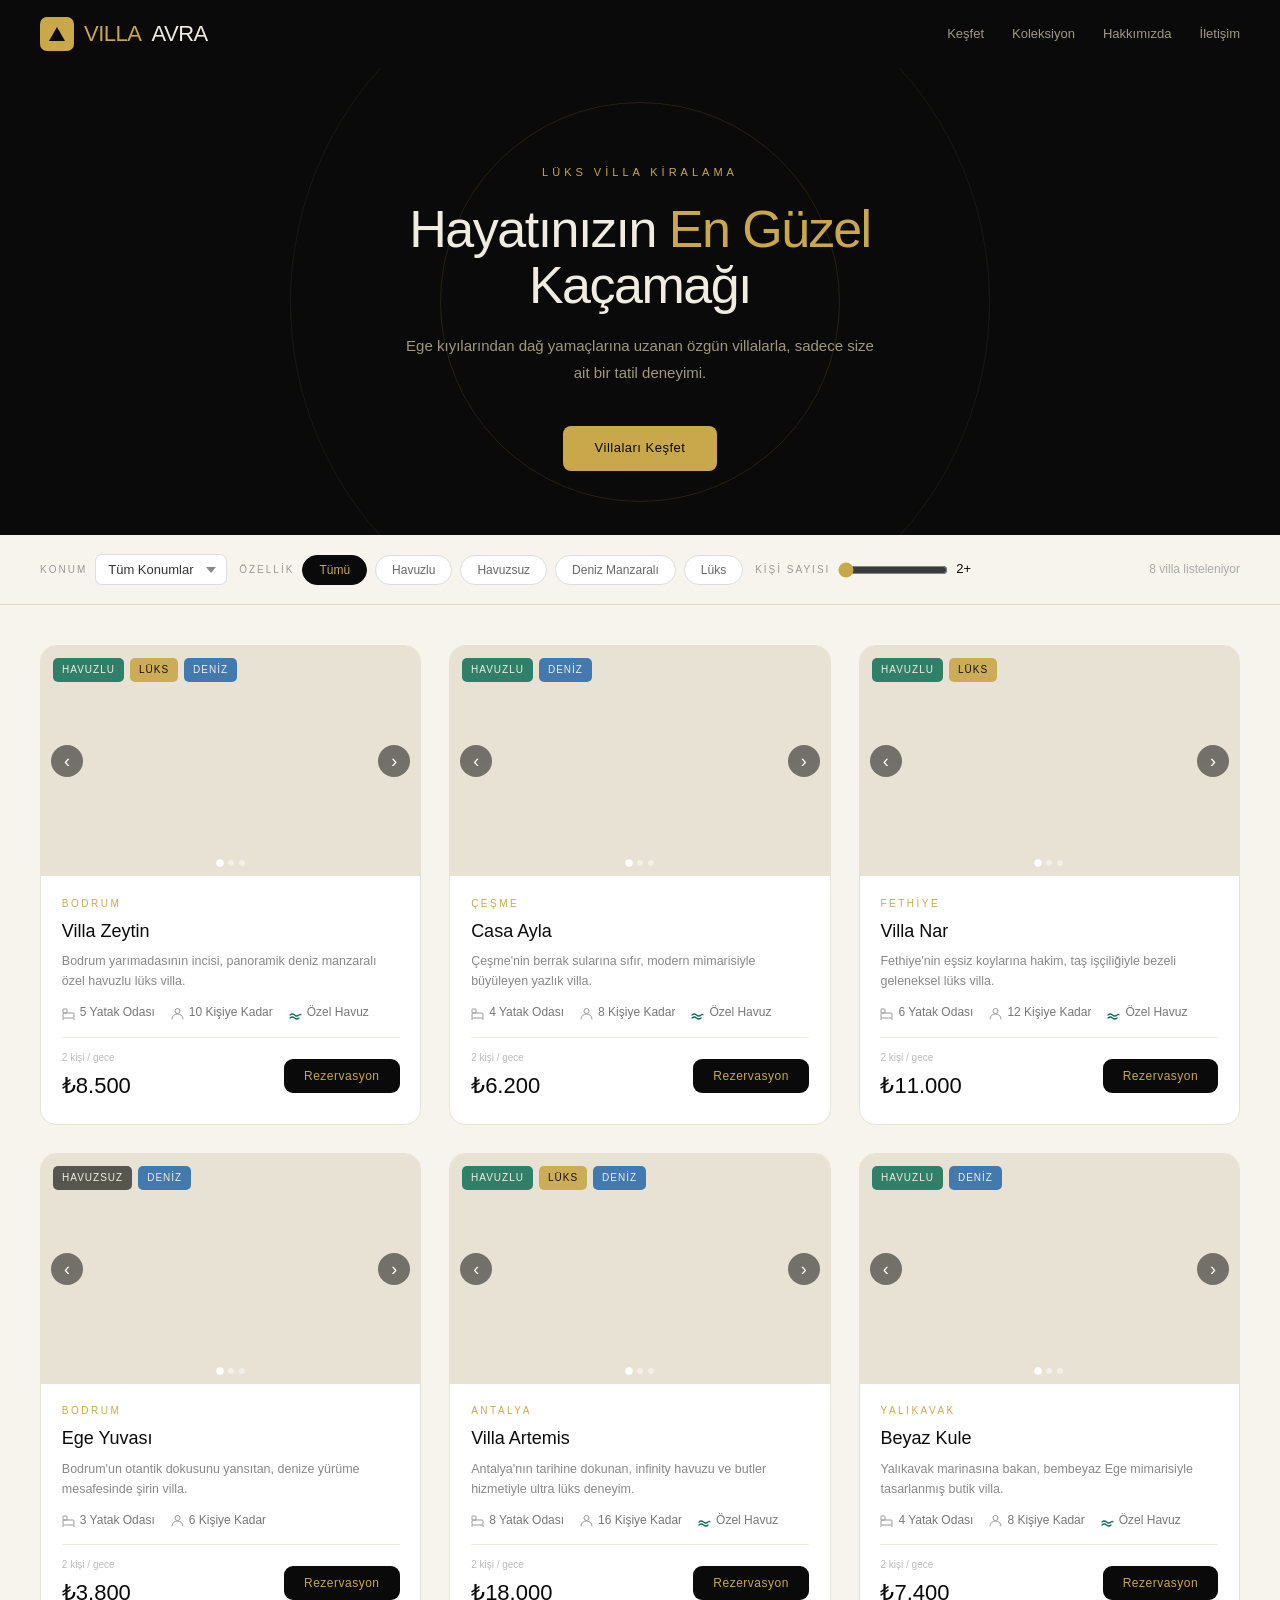
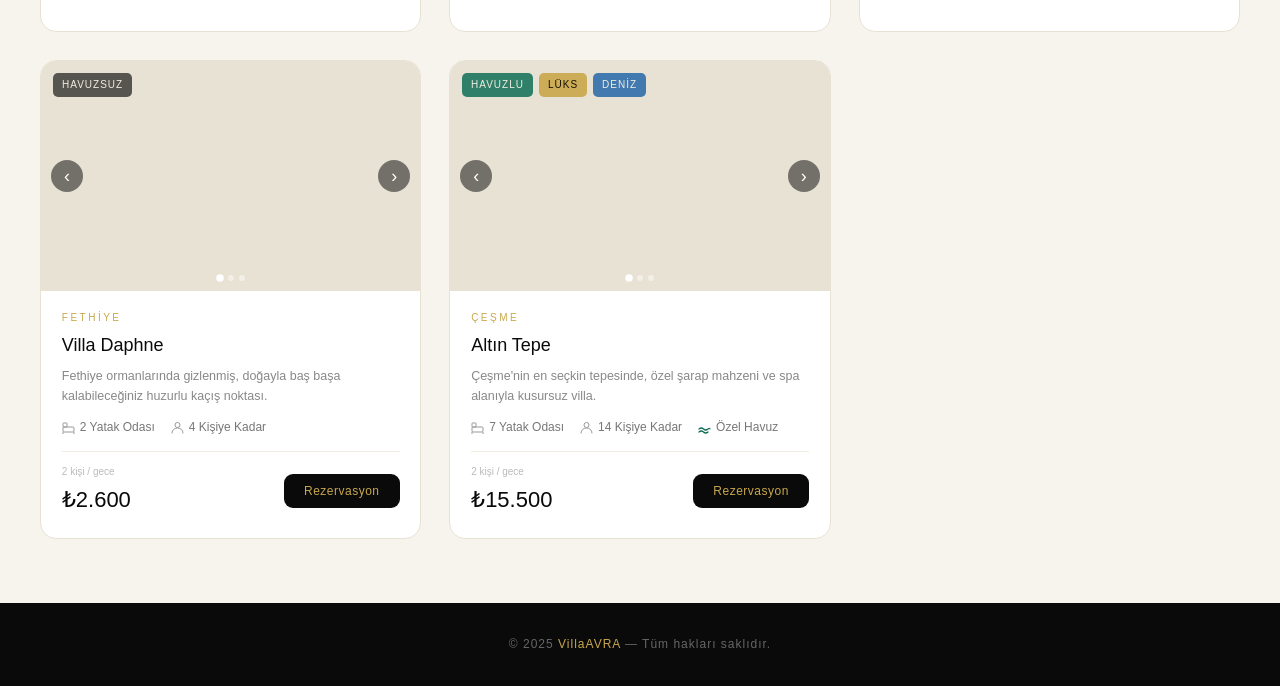
<file: villaavra.html>
<!DOCTYPE html>
<html lang="tr">
<head>
  <meta charset="UTF-8" />
  <meta name="viewport" content="width=device-width, initial-scale=1.0" />
  <title>VillaAVRA — Lüks Villa Kiralama</title>
  <link rel="icon" href="data:image/svg+xml,<svg xmlns='http://www.w3.org/2000/svg' viewBox='0 0 32 32'><rect width='32' height='32' rx='6' fill='%23c9a84c'/><polygon points='16,6 28,26 4,26' fill='%230a0a0a'/></svg>" />
  <style>
    /* ===== RESET & BASE ===== */
    *, *::before, *::after { box-sizing: border-box; margin: 0; padding: 0; }
    html { scroll-behavior: smooth; }
    body {
      font-family: -apple-system, BlinkMacSystemFont, 'Segoe UI', Roboto, sans-serif;
      background: #f7f4ee;
      color: #0a0a0a;
      line-height: 1.6;
    }

    /* ===== HEADER ===== */
    .site-header {
      background: #0a0a0a;
      color: #f0ece0;
      padding: 0 2.5rem;
      display: flex;
      align-items: center;
      justify-content: space-between;
      height: 68px;
      position: sticky;
      top: 0;
      z-index: 200;
    }
    .logo {
      display: flex;
      align-items: center;
      gap: 10px;
      font-size: 22px;
      font-weight: 500;
      letter-spacing: -0.5px;
      text-decoration: none;
      color: #f0ece0;
    }
    .logo-icon {
      width: 34px; height: 34px;
      background: #c9a84c;
      border-radius: 7px;
      display: flex; align-items: center; justify-content: center;
    }
    .logo-icon svg { display: block; }
    .logo span { color: #c9a84c; }
    .nav-links {
      display: flex; gap: 28px;
      font-size: 13px; color: #a09880;
      list-style: none;
    }
    .nav-links li { cursor: pointer; transition: color 0.2s; }
    .nav-links li:hover { color: #f0ece0; }

    /* ===== HERO ===== */
    .hero {
      background: #0a0a0a;
      padding: 6rem 2rem 4rem;
      text-align: center;
      color: #f0ece0;
      position: relative;
      overflow: hidden;
    }
    .hero-ring {
      position: absolute;
      border-radius: 50%;
      border: 1px solid rgba(201,168,76,0.09);
      left: 50%; top: 50%; transform: translate(-50%, -50%);
      pointer-events: none;
    }
    .hero-tagline {
      font-size: 11px;
      letter-spacing: 4px;
      color: #c9a84c;
      text-transform: uppercase;
      margin-bottom: 1.2rem;
      position: relative;
    }
    .hero-title {
      font-size: 52px;
      font-weight: 500;
      line-height: 1.08;
      margin-bottom: 1.2rem;
      letter-spacing: -1.5px;
      position: relative;
    }
    .hero-title em { color: #c9a84c; font-style: normal; }
    .hero-sub {
      font-size: 15px;
      color: #a09880;
      max-width: 480px;
      margin: 0 auto 2.5rem;
      line-height: 1.8;
      position: relative;
    }
    .hero-cta {
      display: inline-block;
      background: #c9a84c;
      color: #0a0a0a;
      padding: 12px 32px;
      border-radius: 8px;
      font-size: 13px;
      font-weight: 500;
      letter-spacing: 0.5px;
      text-decoration: none;
      transition: background 0.2s;
      position: relative;
    }
    .hero-cta:hover { background: #e0be6a; }

    /* ===== FILTERS ===== */
    .filters {
      background: #f7f4ee;
      border-bottom: 1px solid #e0d9cc;
      padding: 1.2rem 2.5rem;
      display: flex;
      flex-wrap: wrap;
      gap: 12px;
      align-items: center;
      position: sticky;
      top: 68px;
      z-index: 100;
    }
    .filter-group { display: flex; align-items: center; gap: 8px; }
    .filter-label {
      font-size: 10px;
      letter-spacing: 2px;
      text-transform: uppercase;
      color: #999;
      white-space: nowrap;
    }
    .filter-select {
      background: white;
      border: 1px solid #ddd;
      border-radius: 7px;
      padding: 7px 32px 7px 12px;
      font-size: 13px;
      color: #333;
      cursor: pointer;
      appearance: none;
      -webkit-appearance: none;
      background-image: url("data:image/svg+xml,%3Csvg xmlns='http://www.w3.org/2000/svg' width='10' height='6'%3E%3Cpath d='M0 0l5 6 5-6z' fill='%23888'/%3E%3C/svg%3E");
      background-repeat: no-repeat;
      background-position: right 10px center;
      font-family: inherit;
      transition: border-color 0.15s;
    }
    .filter-select:hover { border-color: #aaa; }
    .filter-select:focus { outline: none; border-color: #c9a84c; }

    .filter-tag {
      padding: 7px 16px;
      border-radius: 20px;
      font-size: 12px;
      cursor: pointer;
      border: 1px solid #ddd;
      background: white;
      color: #666;
      transition: all 0.15s;
      white-space: nowrap;
      font-family: inherit;
    }
    .filter-tag.active { background: #0a0a0a; color: #c9a84c; border-color: #0a0a0a; }
    .filter-tag:hover:not(.active) { border-color: #999; color: #333; }

    .person-wrap { display: flex; align-items: center; gap: 8px; }
    .person-wrap input[type=range] {
      width: 110px;
      accent-color: #c9a84c;
      cursor: pointer;
    }
    .person-val { font-size: 13px; font-weight: 500; min-width: 28px; color: #0a0a0a; }

    .result-count {
      margin-left: auto;
      font-size: 12px;
      color: #aaa;
      white-space: nowrap;
    }

    /* ===== VILLA GRID ===== */
    .villa-grid {
      display: grid;
      grid-template-columns: repeat(auto-fill, minmax(320px, 1fr));
      gap: 28px;
      padding: 2.5rem 2.5rem 4rem;
      max-width: 1300px;
      margin: 0 auto;
    }

    /* ===== VILLA CARD ===== */
    .villa-card {
      background: white;
      border-radius: 16px;
      border: 1px solid #e8e2d4;
      overflow: hidden;
      transition: transform 0.22s, box-shadow 0.22s;
      cursor: pointer;
    }
    .villa-card:hover {
      transform: translateY(-5px);
      box-shadow: 0 16px 40px rgba(0,0,0,0.1);
    }

    /* Photo slider */
    .photo-slider {
      position: relative;
      height: 230px;
      overflow: hidden;
      background: #e8e2d4;
    }
    .photos-track {
      display: flex;
      height: 100%;
      transition: transform 0.38s cubic-bezier(0.4,0,0.2,1);
    }
    .photo-slide {
      min-width: 100%;
      height: 100%;
      background-size: cover;
      background-position: center;
    }
    .photo-nav {
      position: absolute;
      top: 50%; transform: translateY(-50%);
      background: rgba(0,0,0,0.5);
      color: white;
      border: none;
      border-radius: 50%;
      width: 32px; height: 32px;
      cursor: pointer;
      font-size: 18px;
      display: flex; align-items: center; justify-content: center;
      transition: background 0.15s;
      z-index: 5;
      line-height: 1;
    }
    .photo-nav:hover { background: rgba(0,0,0,0.85); }
    .photo-nav.prev { left: 10px; }
    .photo-nav.next { right: 10px; }

    .photo-dots {
      position: absolute;
      bottom: 10px; left: 50%; transform: translateX(-50%);
      display: flex; gap: 5px;
    }
    .photo-dot {
      width: 6px; height: 6px;
      border-radius: 50%;
      background: rgba(255,255,255,0.45);
      transition: background 0.2s, transform 0.2s;
    }
    .photo-dot.active {
      background: white;
      transform: scale(1.25);
    }

    .badge-strip {
      position: absolute;
      top: 12px; left: 12px;
      display: flex; gap: 6px;
      flex-wrap: wrap;
    }
    .badge {
      background: rgba(10,10,10,0.65);
      color: #f0ece0;
      font-size: 10px;
      letter-spacing: 1px;
      padding: 4px 9px;
      border-radius: 5px;
      text-transform: uppercase;
      backdrop-filter: blur(4px);
    }
    .badge.pool { background: rgba(15,110,86,0.85); }
    .badge.luxury { background: rgba(201,168,76,0.92); color: #1a1000; }
    .badge.seaview { background: rgba(24,95,165,0.8); }

    /* Villa info */
    .villa-info { padding: 1.2rem 1.3rem 1.3rem; }
    .villa-location {
      font-size: 10px;
      letter-spacing: 2.5px;
      text-transform: uppercase;
      color: #c9a84c;
      margin-bottom: 5px;
    }
    .villa-name {
      font-size: 18px;
      font-weight: 500;
      color: #0a0a0a;
      margin-bottom: 6px;
    }
    .villa-desc {
      font-size: 12.5px;
      color: #888;
      line-height: 1.6;
      margin-bottom: 12px;
    }
    .villa-features {
      display: flex;
      gap: 16px;
      margin-bottom: 14px;
      flex-wrap: wrap;
    }
    .feature {
      font-size: 12px;
      color: #777;
      display: flex;
      align-items: center;
      gap: 5px;
    }
    .feature svg { flex-shrink: 0; }

    .villa-footer {
      display: flex;
      align-items: center;
      justify-content: space-between;
      border-top: 1px solid #f0ece0;
      padding-top: 12px;
    }
    .price-label { font-size: 10px; color: #bbb; margin-bottom: 2px; }
    .price { font-size: 22px; font-weight: 500; color: #0a0a0a; }
    .price-per { font-size: 11px; color: #aaa; }

    .btn-reserve {
      background: #0a0a0a;
      color: #c9a84c;
      border: none;
      border-radius: 9px;
      padding: 10px 20px;
      font-size: 12px;
      font-weight: 500;
      cursor: pointer;
      letter-spacing: 0.5px;
      transition: background 0.15s, transform 0.1s;
      font-family: inherit;
    }
    .btn-reserve:hover { background: #2a2a2a; }
    .btn-reserve:active { transform: scale(0.97); }

    /* No results */
    .no-results {
      text-align: center;
      padding: 4rem 2rem;
      color: #aaa;
      font-size: 15px;
      grid-column: 1 / -1;
    }
    .no-results p { margin-top: 8px; font-size: 13px; color: #ccc; }

    /* ===== FOOTER ===== */
    footer {
      background: #0a0a0a;
      color: #666;
      text-align: center;
      padding: 2rem;
      font-size: 12px;
      letter-spacing: 1px;
    }
    footer span { color: #c9a84c; }

    /* ===== RESPONSIVE ===== */
    @media (max-width: 680px) {
      .hero-title { font-size: 34px; }
      .filters { top: 0; position: relative; }
      .nav-links { display: none; }
      .villa-grid { padding: 1.5rem 1rem 3rem; gap: 18px; }
      .result-count { display: none; }
    }
  </style>
</head>
<body>

  <!-- ===== HEADER ===== -->
  <header class="site-header">
    <a href="#" class="logo">
      <div class="logo-icon">
        <svg width="18" height="16" viewBox="0 0 18 16" fill="none" xmlns="http://www.w3.org/2000/svg">
          <polygon points="9,1 17,15 1,15" fill="#0a0a0a"/>
        </svg>
      </div>
      <span>VILLA</span>AVRA
    </a>
    <ul class="nav-links">
      <li>Keşfet</li>
      <li>Koleksiyon</li>
      <li>Hakkımızda</li>
      <li>İletişim</li>
    </ul>
  </header>

  <!-- ===== HERO ===== -->
  <section class="hero">
    <div class="hero-ring" style="width:700px;height:700px;"></div>
    <div class="hero-ring" style="width:400px;height:400px;border-color:rgba(201,168,76,0.14);"></div>
    <p class="hero-tagline">Lüks Villa Kiralama</p>
    <h1 class="hero-title">Hayatınızın <em>En Güzel</em><br>Kaçamağı</h1>
    <p class="hero-sub">Ege kıyılarından dağ yamaçlarına uzanan özgün villalarla, sadece size ait bir tatil deneyimi.</p>
    <a href="#villalar" class="hero-cta">Villaları Keşfet</a>
  </section>

  <!-- ===== FILTERS ===== -->
  <div class="filters" id="filters">
    <div class="filter-group">
      <span class="filter-label">Konum</span>
      <select class="filter-select" id="location-filter">
        <option value="all">Tüm Konumlar</option>
        <option value="bodrum">Bodrum</option>
        <option value="cesme">Çeşme</option>
        <option value="fethiye">Fethiye</option>
        <option value="antalya">Antalya</option>
        <option value="yalikavak">Yalıkavak</option>
      </select>
    </div>

    <div class="filter-group">
      <span class="filter-label">Özellik</span>
      <button class="filter-tag active" data-tag="all">Tümü</button>
      <button class="filter-tag" data-tag="pool">Havuzlu</button>
      <button class="filter-tag" data-tag="nopool">Havuzsuz</button>
      <button class="filter-tag" data-tag="seaview">Deniz Manzaralı</button>
      <button class="filter-tag" data-tag="luxury">Lüks</button>
    </div>

    <div class="filter-group">
      <span class="filter-label">Kişi Sayısı</span>
      <div class="person-wrap">
        <input type="range" id="person-count" min="2" max="16" value="2" step="1">
        <span class="person-val" id="person-count-out">2+</span>
      </div>
    </div>

    <span class="result-count" id="result-count"></span>
  </div>

  <!-- ===== VILLA GRID ===== -->
  <main id="villalar">
    <div class="villa-grid" id="villa-grid"></div>
  </main>

  <!-- ===== FOOTER ===== -->
  <footer>
    &copy; 2025 <span>VillaAVRA</span> &mdash; Tüm hakları saklıdır.
  </footer>

  <!-- ===== JAVASCRIPT ===== -->
  <script>
    /* ---------- DATA ---------- */
    const villas = [
      {
        id: 1,
        name: "Villa Zeytin",
        location: "Bodrum",
        locationKey: "bodrum",
        tags: ["pool", "seaview", "luxury"],
        guests: 10,
        bedrooms: 5,
        basePrice: 8500,
        desc: "Bodrum yarımadasının incisi, panoramik deniz manzaralı özel havuzlu lüks villa.",
        photos: [
          "https://images.unsplash.com/photo-1613977257363-707ba9348227?w=700&q=80",
          "https://images.unsplash.com/photo-1582268611958-ebfd161ef9cf?w=700&q=80",
          "https://images.unsplash.com/photo-1571896349842-33c89424de2d?w=700&q=80"
        ]
      },
      {
        id: 2,
        name: "Casa Ayla",
        location: "Çeşme",
        locationKey: "cesme",
        tags: ["pool", "seaview"],
        guests: 8,
        bedrooms: 4,
        basePrice: 6200,
        desc: "Çeşme'nin berrak sularına sıfır, modern mimarisiyle büyüleyen yazlık villa.",
        photos: [
          "https://images.unsplash.com/photo-1600596542815-ffad4c1539a9?w=700&q=80",
          "https://images.unsplash.com/photo-1568605114967-8130f3a36994?w=700&q=80",
          "https://images.unsplash.com/photo-1560448204-e02f11c3d0e2?w=700&q=80"
        ]
      },
      {
        id: 3,
        name: "Villa Nar",
        location: "Fethiye",
        locationKey: "fethiye",
        tags: ["pool", "luxury"],
        guests: 12,
        bedrooms: 6,
        basePrice: 11000,
        desc: "Fethiye'nin eşsiz koylarına hakim, taş işçiliğiyle bezeli geleneksel lüks villa.",
        photos: [
          "https://images.unsplash.com/photo-1512917774080-9991f1c4c750?w=700&q=80",
          "https://images.unsplash.com/photo-1564013799919-ab600027ffc6?w=700&q=80",
          "https://images.unsplash.com/photo-1600047509807-ba8f99d2cdde?w=700&q=80"
        ]
      },
      {
        id: 4,
        name: "Ege Yuvası",
        location: "Bodrum",
        locationKey: "bodrum",
        tags: ["nopool", "seaview"],
        guests: 6,
        bedrooms: 3,
        basePrice: 3800,
        desc: "Bodrum'un otantik dokusunu yansıtan, denize yürüme mesafesinde şirin villa.",
        photos: [
          "https://images.unsplash.com/photo-1600585154340-be6161a56a0c?w=700&q=80",
          "https://images.unsplash.com/photo-1493809842364-78817add7ffb?w=700&q=80",
          "https://images.unsplash.com/photo-1605276374104-dee2a0ed3cd6?w=700&q=80"
        ]
      },
      {
        id: 5,
        name: "Villa Artemis",
        location: "Antalya",
        locationKey: "antalya",
        tags: ["pool", "luxury", "seaview"],
        guests: 16,
        bedrooms: 8,
        basePrice: 18000,
        desc: "Antalya'nın tarihine dokunan, infinity havuzu ve butler hizmetiyle ultra lüks deneyim.",
        photos: [
          "https://images.unsplash.com/photo-1570129477492-45c003edd2be?w=700&q=80",
          "https://images.unsplash.com/photo-1601918774516-1f30b5e1df30?w=700&q=80",
          "https://images.unsplash.com/photo-1574362848149-11496d93a7c7?w=700&q=80"
        ]
      },
      {
        id: 6,
        name: "Beyaz Kule",
        location: "Yalıkavak",
        locationKey: "yalikavak",
        tags: ["pool", "seaview"],
        guests: 8,
        bedrooms: 4,
        basePrice: 7400,
        desc: "Yalıkavak marinasına bakan, bembeyaz Ege mimarisiyle tasarlanmış butik villa.",
        photos: [
          "https://images.unsplash.com/photo-1580587771525-78b9dba3b914?w=700&q=80",
          "https://images.unsplash.com/photo-1597211833712-5e41faa202ea?w=700&q=80",
          "https://images.unsplash.com/photo-1613545325278-f24b0cae1224?w=700&q=80"
        ]
      },
      {
        id: 7,
        name: "Villa Daphne",
        location: "Fethiye",
        locationKey: "fethiye",
        tags: ["nopool"],
        guests: 4,
        bedrooms: 2,
        basePrice: 2600,
        desc: "Fethiye ormanlarında gizlenmiş, doğayla baş başa kalabileceğiniz huzurlu kaçış noktası.",
        photos: [
          "https://images.unsplash.com/photo-1518780664697-55e3ad937233?w=700&q=80",
          "https://images.unsplash.com/photo-1484154218962-a197022b5858?w=700&q=80",
          "https://images.unsplash.com/photo-1448630360428-65456885c650?w=700&q=80"
        ]
      },
      {
        id: 8,
        name: "Altın Tepe",
        location: "Çeşme",
        locationKey: "cesme",
        tags: ["pool", "luxury", "seaview"],
        guests: 14,
        bedrooms: 7,
        basePrice: 15500,
        desc: "Çeşme'nin en seçkin tepesinde, özel şarap mahzeni ve spa alanıyla kusursuz villa.",
        photos: [
          "https://images.unsplash.com/photo-1523217582562-09d0def993a6?w=700&q=80",
          "https://images.unsplash.com/photo-1600210491892-03d54079d082?w=700&q=80",
          "https://images.unsplash.com/photo-1543489816-cd8e7dfe5e90?w=700&q=80"
        ]
      }
    ];

    /* ---------- STATE ---------- */
    const sliderState = {};
    let activeTag = 'all';
    let activeLocation = 'all';

    /* ---------- HELPERS ---------- */
    function calcPrice(villa, persons) {
      let p = villa.basePrice;
      const midPoint = Math.floor(villa.guests * 0.5);
      if (persons > midPoint) {
        p = Math.round(p * (1 + 0.03 * (persons - midPoint)));
      }
      return p;
    }

    function iconBed() {
      return `<svg width="13" height="13" viewBox="0 0 13 13" fill="none" xmlns="http://www.w3.org/2000/svg">
        <rect x="1" y="6" width="11" height="5" rx="1" stroke="#999" stroke-width="1"/>
        <rect x="1" y="2" width="4" height="4" rx="0.5" stroke="#999" stroke-width="1"/>
        <line x1="1" y1="11" x2="1" y2="13" stroke="#999" stroke-width="1"/>
        <line x1="12" y1="11" x2="12" y2="13" stroke="#999" stroke-width="1"/>
      </svg>`;
    }
    function iconPeople() {
      return `<svg width="13" height="13" viewBox="0 0 13 13" fill="none" xmlns="http://www.w3.org/2000/svg">
        <circle cx="6.5" cy="4" r="2.5" stroke="#999" stroke-width="1"/>
        <path d="M1 12c0-3 2.4-5 5.5-5s5.5 2 5.5 5" stroke="#999" stroke-width="1" stroke-linecap="round"/>
      </svg>`;
    }
    function iconPool() {
      return `<svg width="13" height="13" viewBox="0 0 13 13" fill="none" xmlns="http://www.w3.org/2000/svg">
        <path d="M1 8 Q3.25 6 5.5 8 Q7.75 10 10 8 Q11.5 6.5 12 8" stroke="#0F6E56" stroke-width="1.2" stroke-linecap="round" fill="none"/>
        <path d="M1 11 Q3.25 9 5.5 11 Q7.75 13 10 11" stroke="#0F6E56" stroke-width="1.2" stroke-linecap="round" fill="none"/>
      </svg>`;
    }

    /* ---------- RENDER ---------- */
    function renderVillas() {
      const grid = document.getElementById('villa-grid');
      const persons = parseInt(document.getElementById('person-count').value);
      grid.innerHTML = '';
      let shown = 0;

      villas.forEach(v => {
        const locOk = activeLocation === 'all' || v.locationKey === activeLocation;
        const tagOk = activeTag === 'all' || v.tags.includes(activeTag);
        const personOk = v.guests >= persons;
        if (!locOk || !tagOk || !personOk) return;
        shown++;

        const price = calcPrice(v, persons);
        const hasPool = v.tags.includes('pool');
        const isLuxury = v.tags.includes('luxury');
        const hasSeaview = v.tags.includes('seaview');

        const card = document.createElement('div');
        card.className = 'villa-card';

        const photoSlides = v.photos.map(url =>
          `<div class="photo-slide" style="background-image:url('${url}')"></div>`
        ).join('');

        const dots = v.photos.map((_, i) =>
          `<div class="photo-dot ${i === 0 ? 'active' : ''}"></div>`
        ).join('');

        card.innerHTML = `
          <div class="photo-slider">
            <div class="photos-track" id="track-${v.id}">${photoSlides}</div>
            <div class="badge-strip">
              ${hasPool ? '<span class="badge pool">Havuzlu</span>' : '<span class="badge">Havuzsuz</span>'}
              ${isLuxury ? '<span class="badge luxury">Lüks</span>' : ''}
              ${hasSeaview ? '<span class="badge seaview">Deniz</span>' : ''}
            </div>
            <button class="photo-nav prev" aria-label="Önceki fotoğraf">&#8249;</button>
            <button class="photo-nav next" aria-label="Sonraki fotoğraf">&#8250;</button>
            <div class="photo-dots" id="dots-${v.id}">${dots}</div>
          </div>
          <div class="villa-info">
            <div class="villa-location">${v.location}</div>
            <div class="villa-name">${v.name}</div>
            <div class="villa-desc">${v.desc}</div>
            <div class="villa-features">
              <span class="feature">${iconBed()} ${v.bedrooms} Yatak Odası</span>
              <span class="feature">${iconPeople()} ${v.guests} Kişiye Kadar</span>
              ${hasPool ? `<span class="feature">${iconPool()} Özel Havuz</span>` : ''}
            </div>
            <div class="villa-footer">
              <div>
                <div class="price-label">${persons} kişi / gece</div>
                <div class="price">₺${price.toLocaleString('tr-TR')}</div>
              </div>
              <button class="btn-reserve">Rezervasyon</button>
            </div>
          </div>
        `;

        sliderState[v.id] = { current: 0, total: v.photos.length };

        card.querySelector('.photo-nav.prev').addEventListener('click', e => {
          e.stopPropagation();
          moveSlider(v.id, -1);
        });
        card.querySelector('.photo-nav.next').addEventListener('click', e => {
          e.stopPropagation();
          moveSlider(v.id, 1);
        });

        grid.appendChild(card);
      });

      if (shown === 0) {
        grid.innerHTML = `
          <div class="no-results">
            <div style="font-size:32px;margin-bottom:12px;">&#9651;</div>
            Seçili kriterlere uygun villa bulunamadı.
            <p>Filtrelerinizi değiştirerek tekrar deneyin.</p>
          </div>`;
      }

      const rc = document.getElementById('result-count');
      if (rc) rc.textContent = shown > 0 ? `${shown} villa listeleniyor` : '';
    }

    function moveSlider(id, dir) {
      const s = sliderState[id];
      if (!s) return;
      s.current = (s.current + dir + s.total) % s.total;
      const track = document.getElementById('track-' + id);
      if (track) track.style.transform = `translateX(-${s.current * 100}%)`;
      const dots = document.querySelectorAll(`#dots-${id} .photo-dot`);
      dots.forEach((d, i) => d.classList.toggle('active', i === s.current));
    }

    /* ---------- EVENTS ---------- */
    document.querySelectorAll('.filter-tag').forEach(btn => {
      btn.addEventListener('click', () => {
        document.querySelectorAll('.filter-tag').forEach(b => b.classList.remove('active'));
        btn.classList.add('active');
        activeTag = btn.dataset.tag;
        renderVillas();
      });
    });

    document.getElementById('location-filter').addEventListener('change', e => {
      activeLocation = e.target.value;
      renderVillas();
    });

    const personSlider = document.getElementById('person-count');
    const personOut = document.getElementById('person-count-out');
    personSlider.addEventListener('input', () => {
      personOut.textContent = personSlider.value + '+';
      renderVillas();
    });

    /* ---------- INIT ---------- */
    renderVillas();
  </script>

</body>
</html>
</file>
